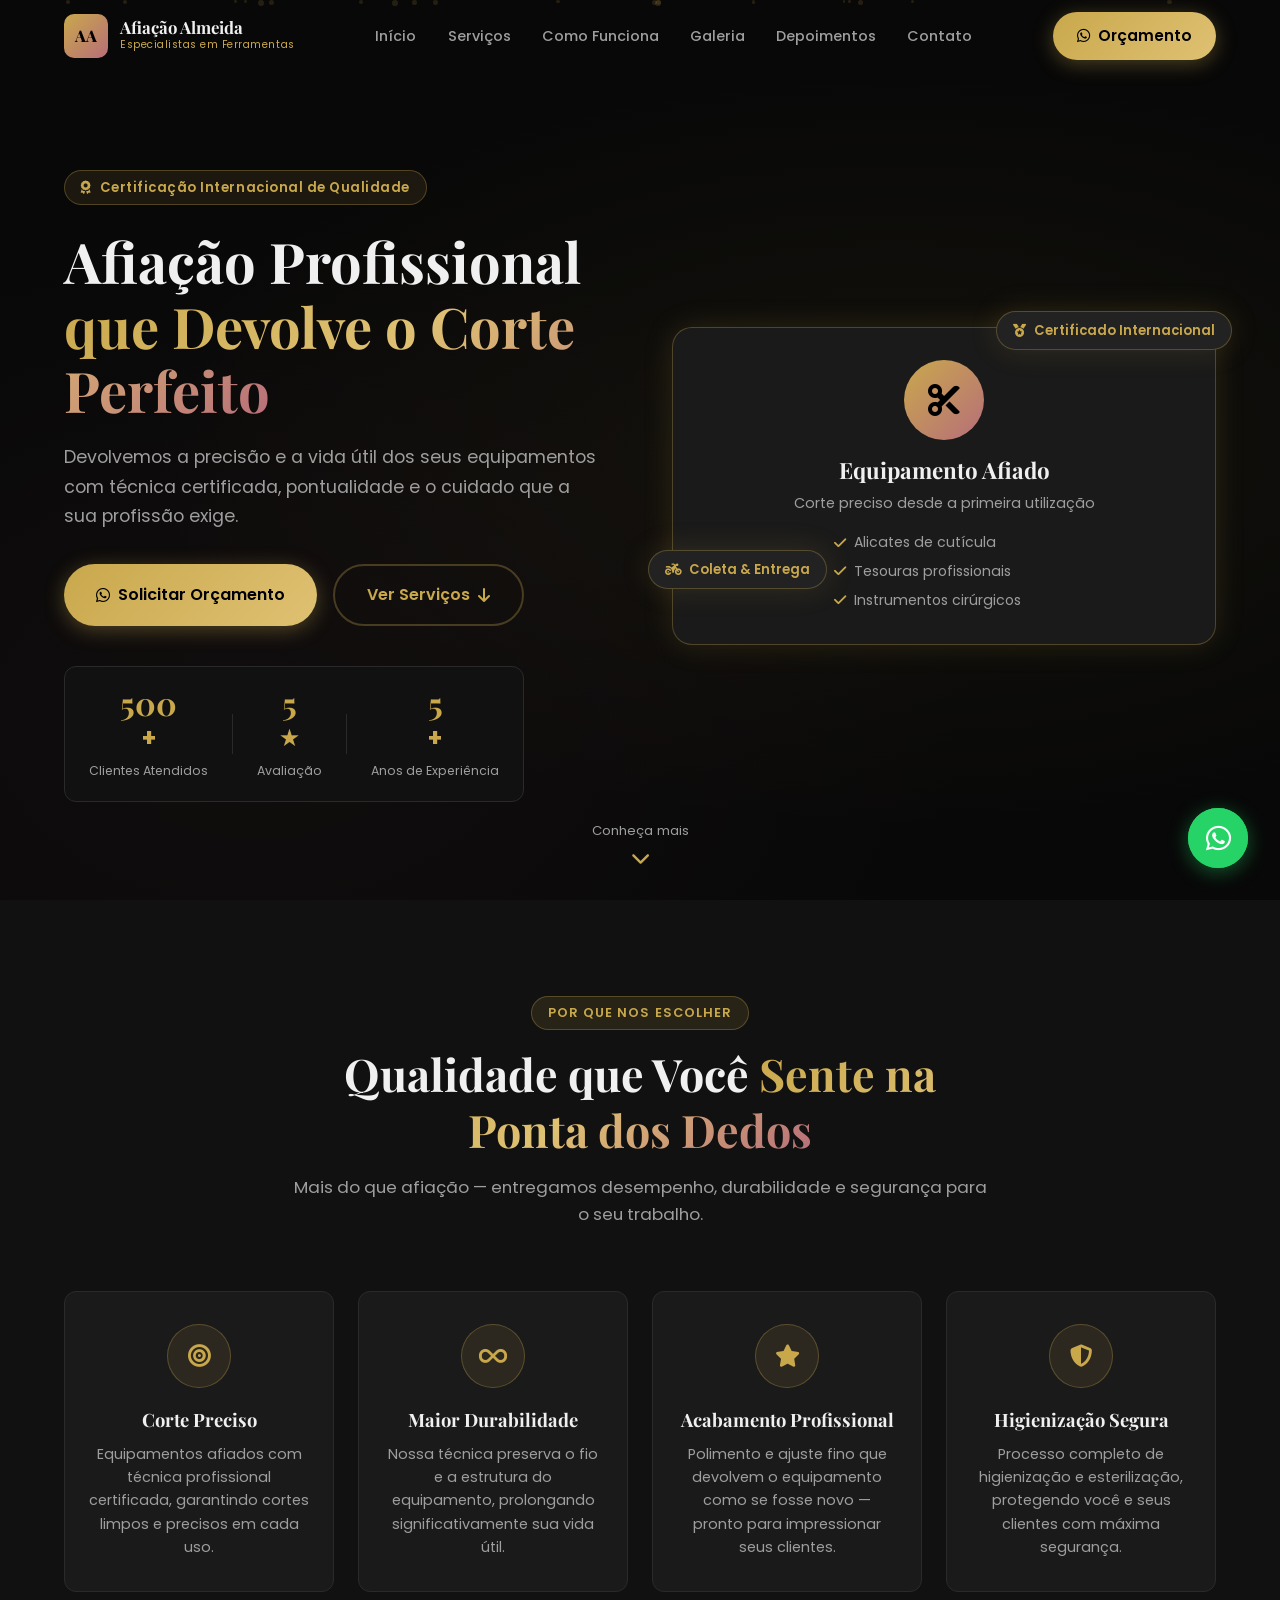
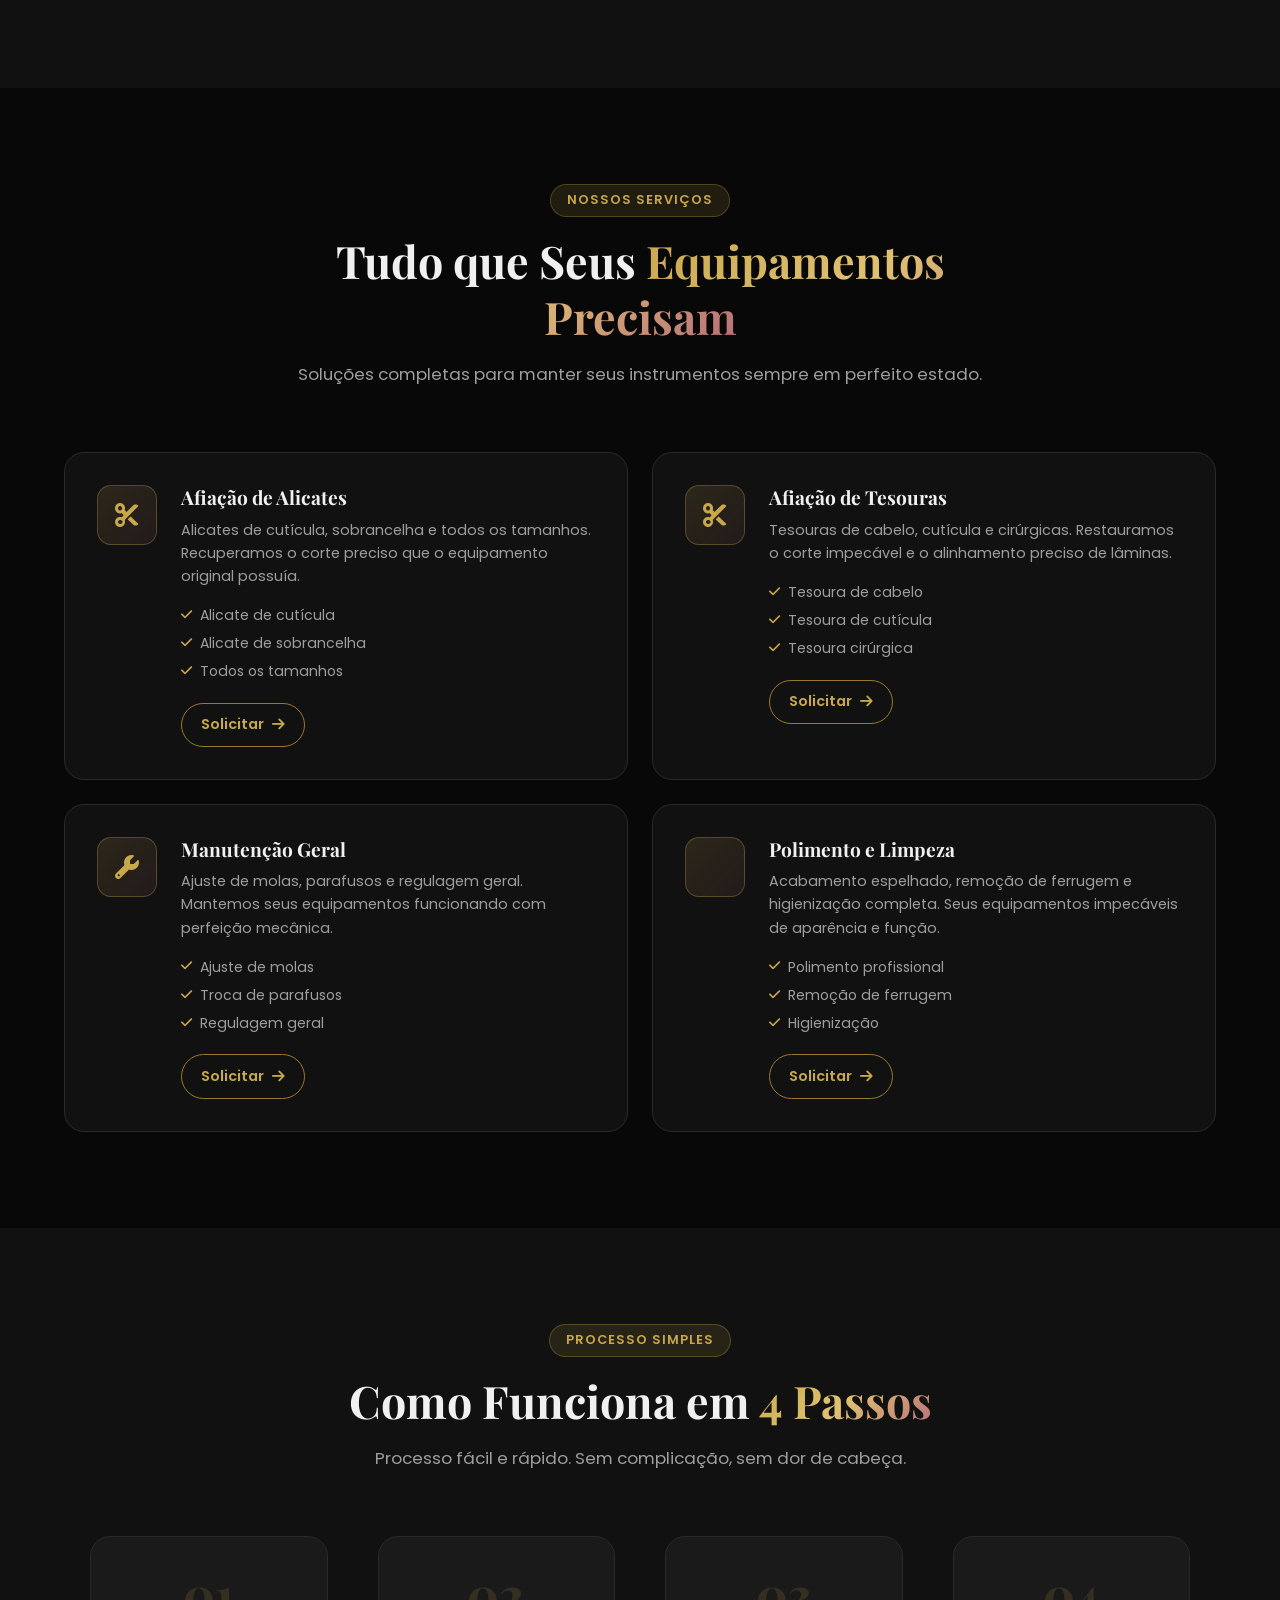
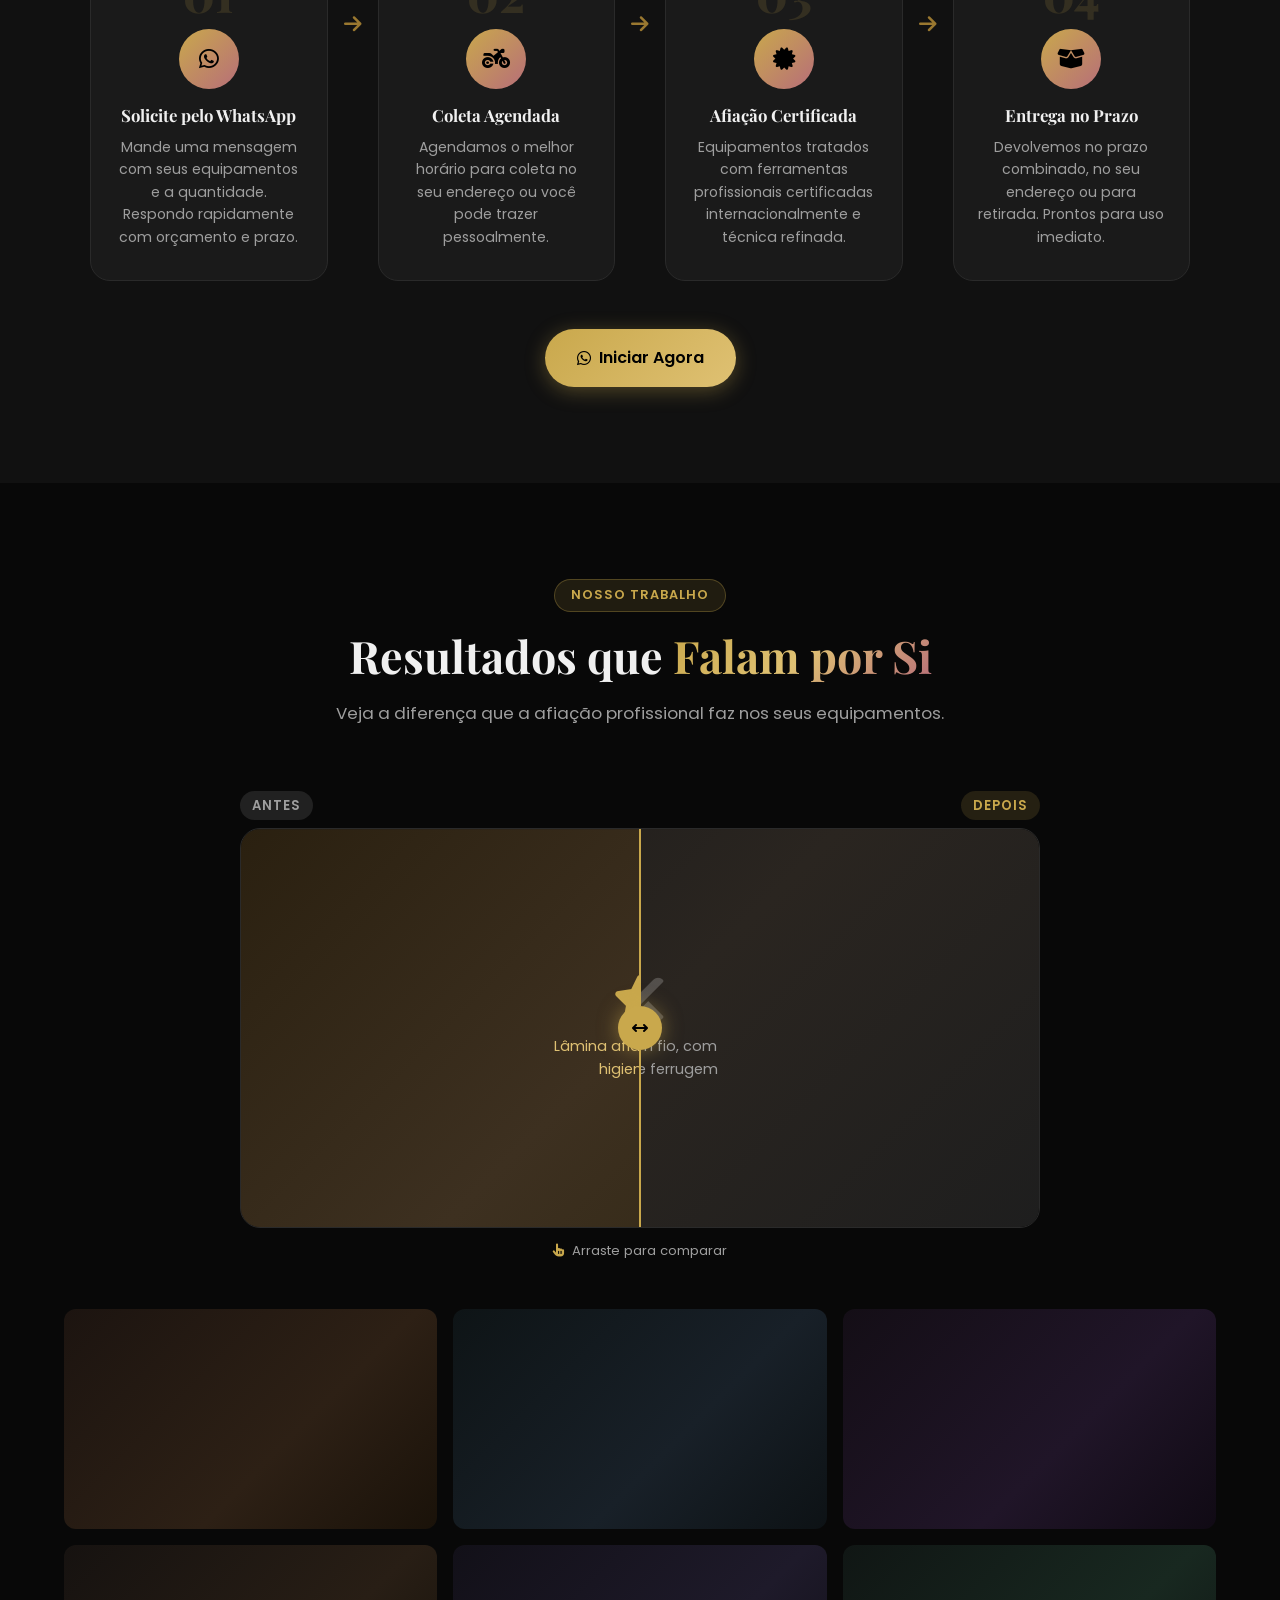
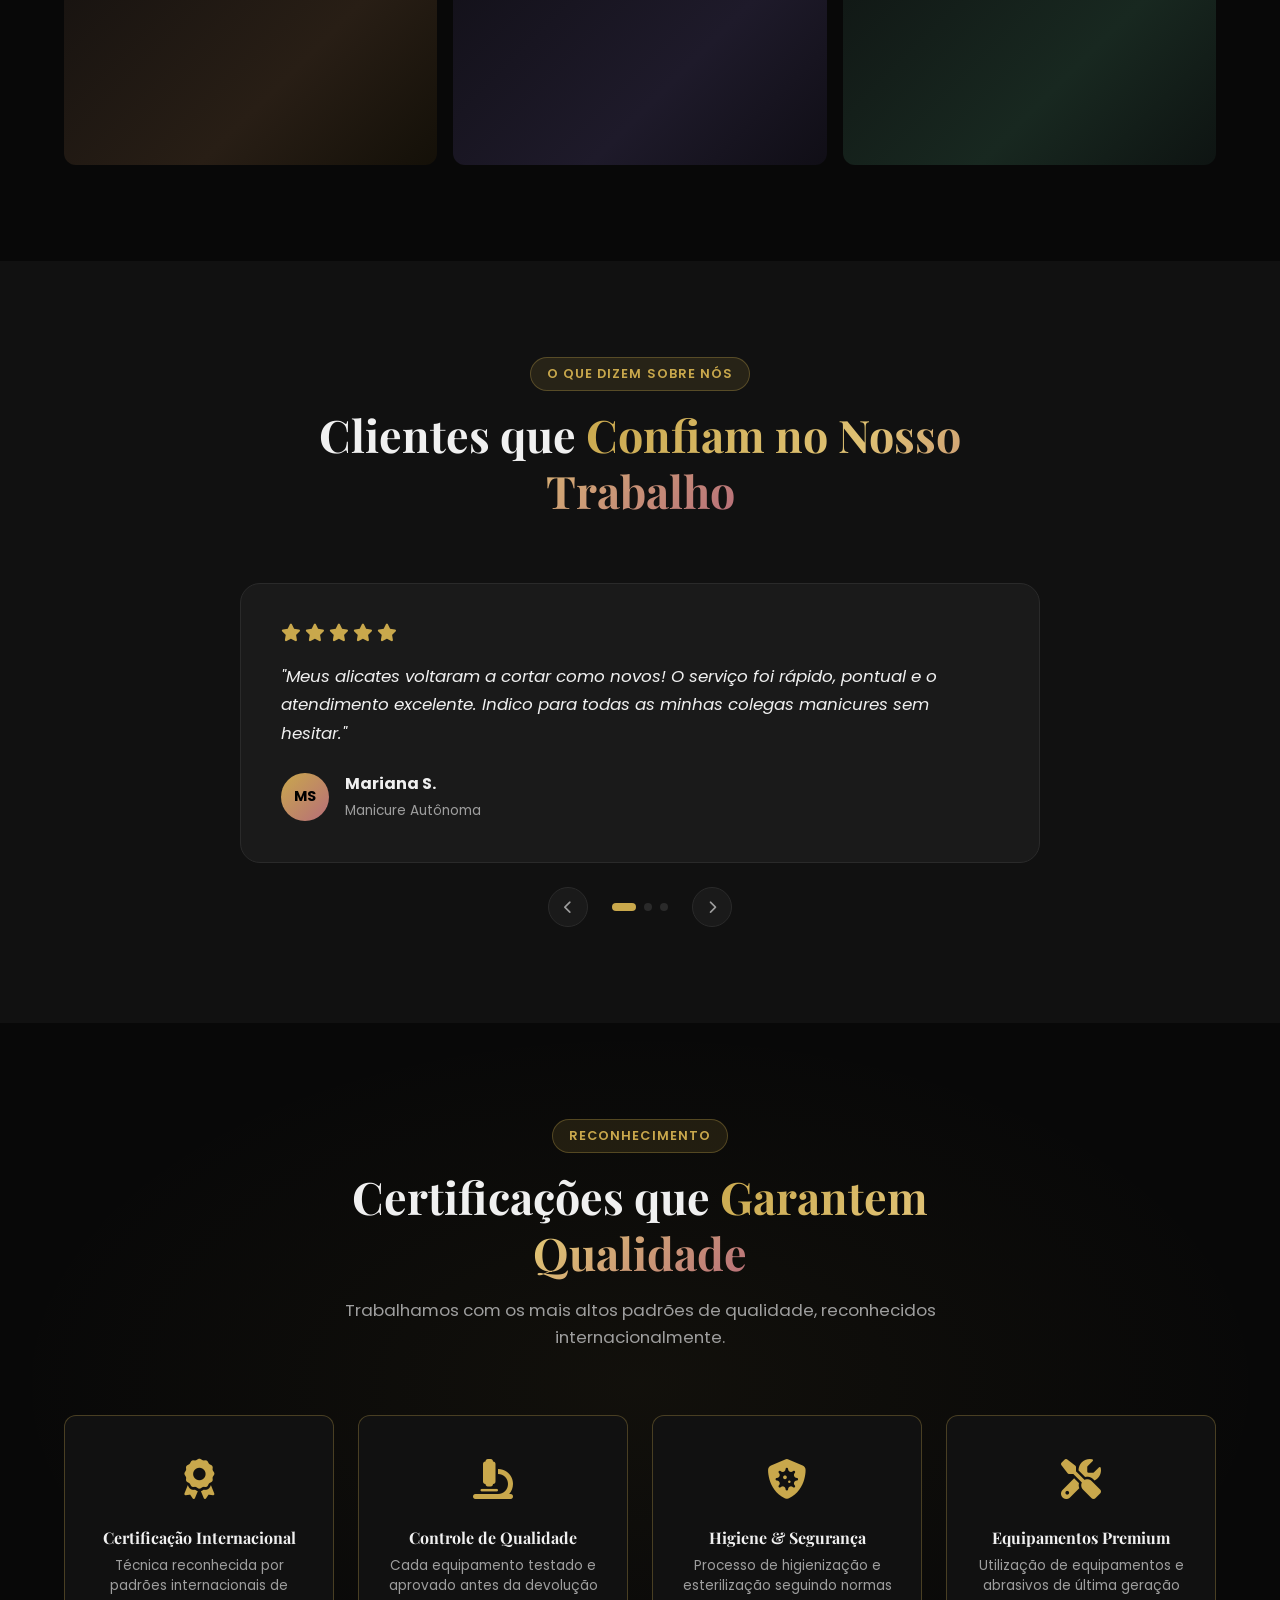
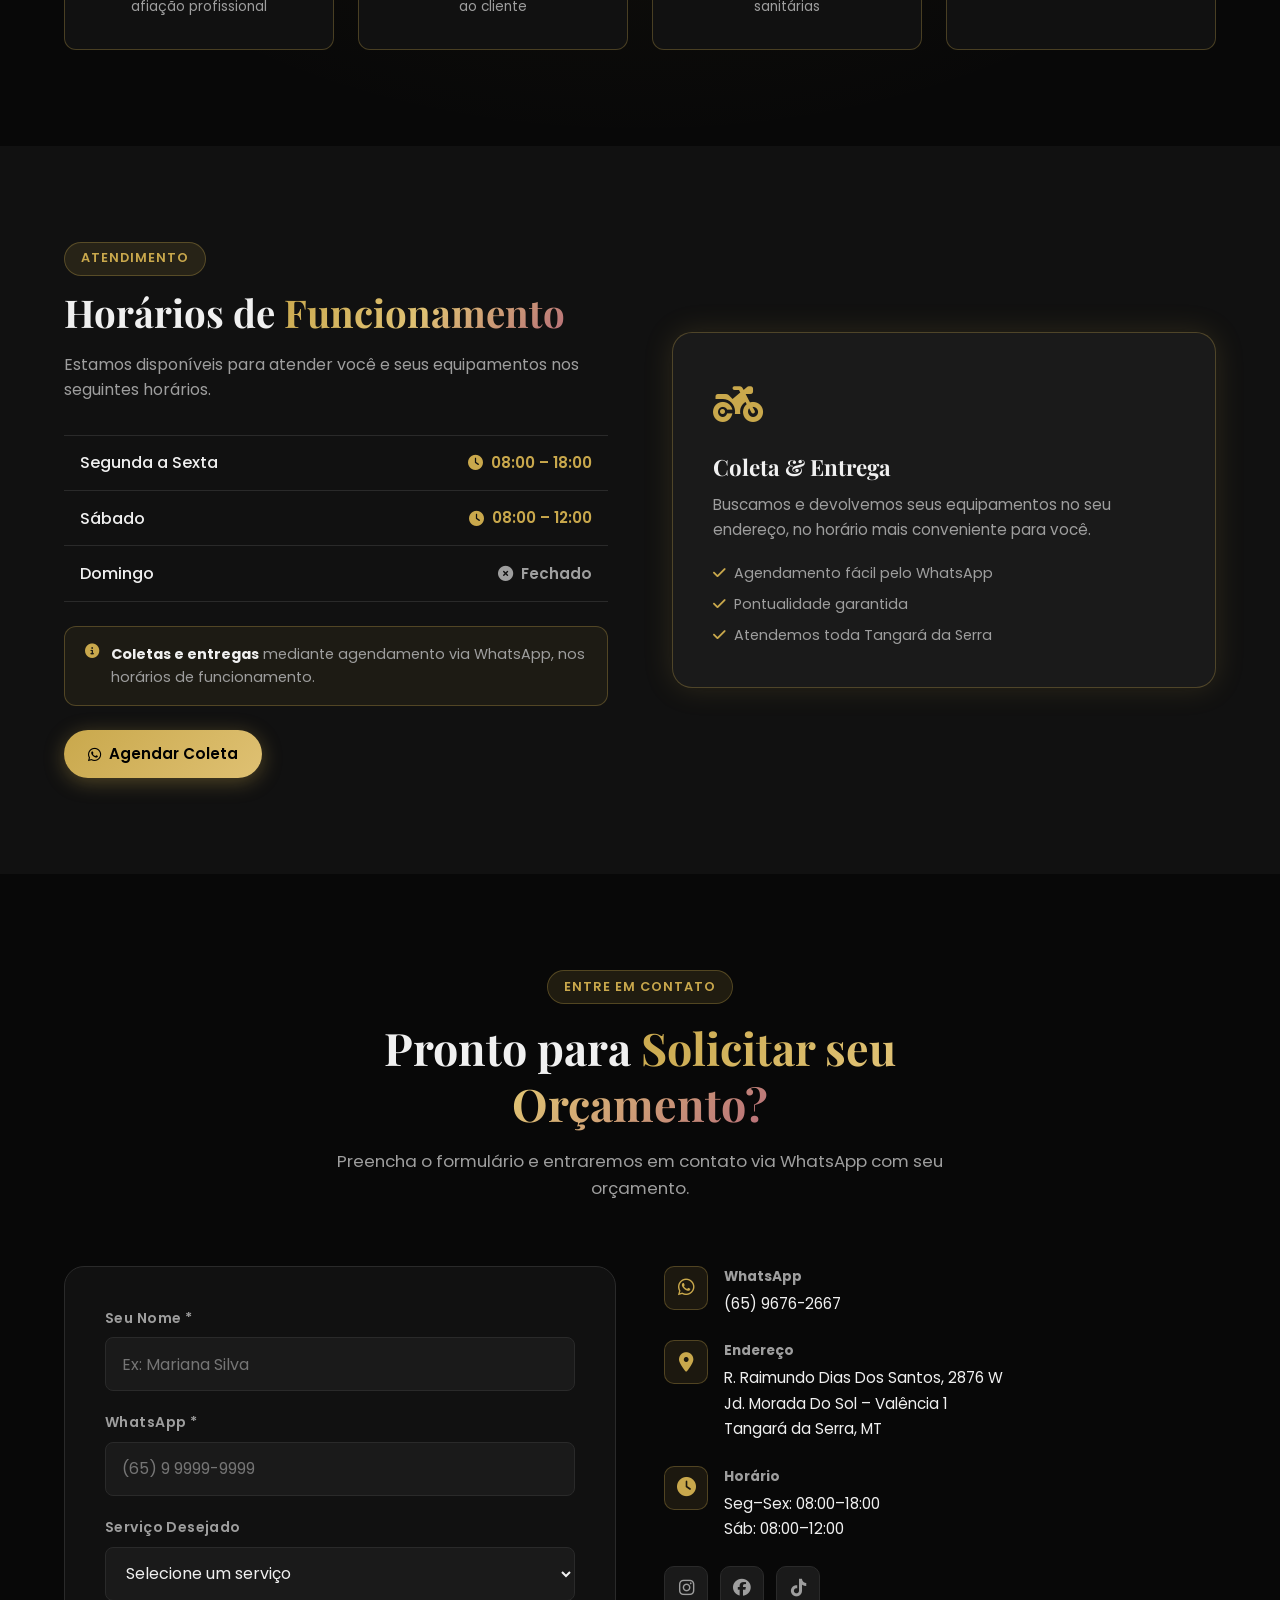
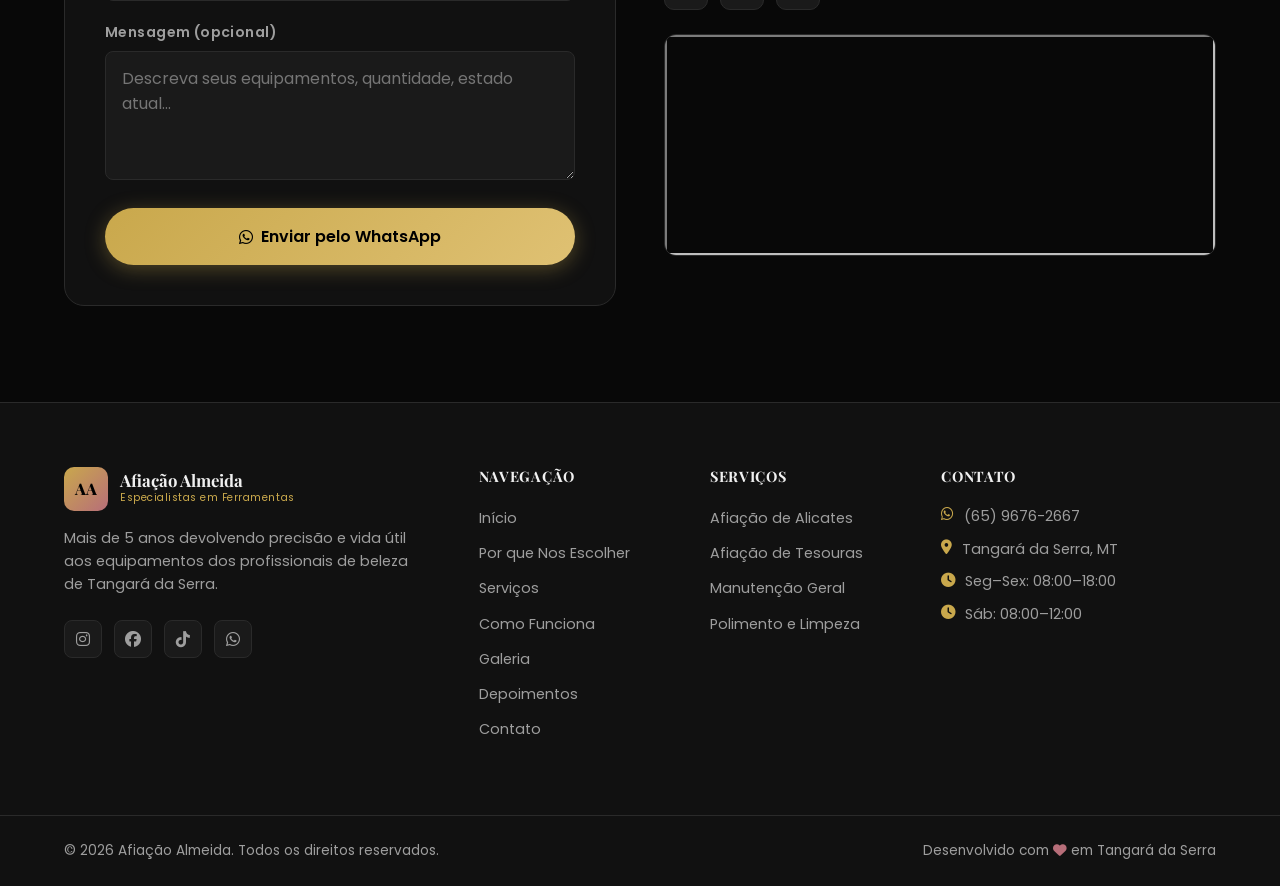
<file: v3/index.html>
<!DOCTYPE html>
<html lang="pt-BR">
<head>
  <meta charset="UTF-8">
  <meta name="viewport" content="width=device-width, initial-scale=1.0">
  <meta name="description" content="Afiação Almeida – Afiação profissional de alicates, tesouras e equipamentos de manicure em Tangará da Serra, MT. Certificação internacional, coleta e entrega.">
  <meta name="keywords" content="afiação alicates, afiação tesouras, manicure, Tangará da Serra, Mato Grosso">
  <meta property="og:title" content="Afiação Almeida – Corte Preciso, Resultado Profissional">
  <meta property="og:description" content="Afiação profissional de equipamentos de manicure com certificação internacional. Coleta e entrega em Tangará da Serra.">
  <meta property="og:type" content="website">
  <title>Afiação Almeida – Corte Preciso, Resultado Profissional</title>
  <link rel="preconnect" href="https://fonts.googleapis.com">
  <link rel="preconnect" href="https://fonts.gstatic.com" crossorigin>
  <link href="https://fonts.googleapis.com/css2?family=Playfair+Display:wght@400;500;600;700;800&family=Poppins:wght@300;400;500;600;700&display=swap" rel="stylesheet">
  <link rel="stylesheet" href="https://cdnjs.cloudflare.com/ajax/libs/font-awesome/6.5.0/css/all.min.css">
  <link rel="stylesheet" href="assets/css/style.css">
</head>
<body>

<!-- ===== NAVEGAÇÃO ===== -->
<nav class="navbar" id="navbar">
  <div class="container nav-container">
    <a href="#home" class="nav-logo">
      <div class="logo-icon">AA</div>
      <div class="logo-text">
        <span class="logo-name">Afiação Almeida</span>
        <span class="logo-tagline">Especialistas em Ferramentas</span>
      </div>
    </a>
    <ul class="nav-links" id="navLinks">
      <li><a href="#home" class="nav-link">Início</a></li>
      <li><a href="#servicos" class="nav-link">Serviços</a></li>
      <li><a href="#como-funciona" class="nav-link">Como Funciona</a></li>
      <li><a href="#galeria" class="nav-link">Galeria</a></li>
      <li><a href="#depoimentos" class="nav-link">Depoimentos</a></li>
      <li><a href="#contato" class="nav-link">Contato</a></li>
    </ul>
    <a href="https://wa.me/5565967626677?text=Olá!%20Gostaria%20de%20solicitar%20um%20orçamento%20de%20afiação." target="_blank" class="btn btn-gold nav-cta">
      <i class="fab fa-whatsapp"></i> Orçamento
    </a>
    <button class="hamburger" id="hamburger" aria-label="Abrir menu">
      <span></span><span></span><span></span>
    </button>
  </div>
</nav>

<!-- ===== HERO ===== -->
<section class="hero" id="home">
  <div class="hero-particles" id="heroParticles"></div>
  <div class="container hero-container">
    <div class="hero-content animate-on-scroll">
      <div class="hero-cert-badge">
        <i class="fas fa-award"></i>
        <span>Certificação Internacional de Qualidade</span>
      </div>
      <h1 class="hero-title">
        Afiação Profissional<br>
        <span class="text-gradient">que Devolve o Corte Perfeito</span>
      </h1>
      <p class="hero-subtitle">
        Devolvemos a precisão e a vida útil dos seus equipamentos com técnica certificada,
        pontualidade e o cuidado que a sua profissão exige.
      </p>
      <div class="hero-ctas">
        <a href="https://wa.me/5565967626677?text=Olá!%20Gostaria%20de%20solicitar%20um%20orçamento%20de%20afiação." target="_blank" class="btn btn-gold btn-lg">
          <i class="fab fa-whatsapp"></i> Solicitar Orçamento
        </a>
        <a href="#servicos" class="btn btn-outline btn-lg">
          Ver Serviços <i class="fas fa-arrow-down"></i>
        </a>
      </div>
      <div class="hero-stats">
        <div class="hero-stat">
          <span class="stat-number" data-target="500">0</span><span class="stat-plus">+</span>
          <span class="stat-label">Clientes Atendidos</span>
        </div>
        <div class="hero-stat-divider"></div>
        <div class="hero-stat">
          <span class="stat-number">5</span><span class="stat-plus">★</span>
          <span class="stat-label">Avaliação</span>
        </div>
        <div class="hero-stat-divider"></div>
        <div class="hero-stat">
          <span class="stat-number" data-target="5">0</span><span class="stat-plus">+</span>
          <span class="stat-label">Anos de Experiência</span>
        </div>
      </div>
    </div>
    <div class="hero-visual animate-on-scroll delay-200">
      <div class="hero-card-main">
        <div class="hero-tool-icon">
          <i class="fas fa-cut"></i>
        </div>
        <h3>Equipamento Afiado</h3>
        <p>Corte preciso desde a primeira utilização</p>
        <div class="hero-check-list">
          <span><i class="fas fa-check"></i> Alicates de cutícula</span>
          <span><i class="fas fa-check"></i> Tesouras profissionais</span>
          <span><i class="fas fa-check"></i> Instrumentos cirúrgicos</span>
        </div>
      </div>
      <div class="hero-card-badge">
        <i class="fas fa-medal"></i>
        <span>Certificado Internacional</span>
      </div>
      <div class="hero-card-small">
        <i class="fas fa-motorcycle"></i>
        <span>Coleta &amp; Entrega</span>
      </div>
    </div>
  </div>
  <a href="#beneficios" class="hero-scroll-indicator">
    <span>Conheça mais</span>
    <i class="fas fa-chevron-down"></i>
  </a>
</section>

<!-- ===== POR QUE NOS ESCOLHER ===== -->
<section class="section section-dark" id="beneficios">
  <div class="container">
    <div class="section-header animate-on-scroll">
      <span class="section-tag">Por Que Nos Escolher</span>
      <h2>Qualidade que Você <span class="text-gradient">Sente na Ponta dos Dedos</span></h2>
      <p>Mais do que afiação — entregamos desempenho, durabilidade e segurança para o seu trabalho.</p>
    </div>
    <div class="benefits-grid">
      <div class="benefit-card animate-on-scroll">
        <div class="benefit-icon">
          <i class="fas fa-bullseye"></i>
        </div>
        <h3>Corte Preciso</h3>
        <p>Equipamentos afiados com técnica profissional certificada, garantindo cortes limpos e precisos em cada uso.</p>
      </div>
      <div class="benefit-card animate-on-scroll delay-100">
        <div class="benefit-icon">
          <i class="fas fa-infinity"></i>
        </div>
        <h3>Maior Durabilidade</h3>
        <p>Nossa técnica preserva o fio e a estrutura do equipamento, prolongando significativamente sua vida útil.</p>
      </div>
      <div class="benefit-card animate-on-scroll delay-200">
        <div class="benefit-icon">
          <i class="fas fa-star"></i>
        </div>
        <h3>Acabamento Profissional</h3>
        <p>Polimento e ajuste fino que devolvem o equipamento como se fosse novo — pronto para impressionar seus clientes.</p>
      </div>
      <div class="benefit-card animate-on-scroll delay-300">
        <div class="benefit-icon">
          <i class="fas fa-shield-halved"></i>
        </div>
        <h3>Higienização Segura</h3>
        <p>Processo completo de higienização e esterilização, protegendo você e seus clientes com máxima segurança.</p>
      </div>
    </div>
  </div>
</section>

<!-- ===== SERVIÇOS ===== -->
<section class="section" id="servicos">
  <div class="container">
    <div class="section-header animate-on-scroll">
      <span class="section-tag">Nossos Serviços</span>
      <h2>Tudo que Seus <span class="text-gradient">Equipamentos Precisam</span></h2>
      <p>Soluções completas para manter seus instrumentos sempre em perfeito estado.</p>
    </div>
    <div class="services-grid">
      <div class="service-card animate-on-scroll">
        <div class="service-icon">
          <i class="fas fa-cut"></i>
        </div>
        <div class="service-content">
          <h3>Afiação de Alicates</h3>
          <p>Alicates de cutícula, sobrancelha e todos os tamanhos. Recuperamos o corte preciso que o equipamento original possuía.</p>
          <ul class="service-list">
            <li><i class="fas fa-check"></i> Alicate de cutícula</li>
            <li><i class="fas fa-check"></i> Alicate de sobrancelha</li>
            <li><i class="fas fa-check"></i> Todos os tamanhos</li>
          </ul>
          <a href="https://wa.me/5565967626677?text=Olá!%20Preciso%20de%20afiação%20de%20alicates." target="_blank" class="btn btn-gold-outline">
            Solicitar <i class="fas fa-arrow-right"></i>
          </a>
        </div>
      </div>
      <div class="service-card animate-on-scroll delay-100">
        <div class="service-icon">
          <i class="fas fa-scissors"></i>
        </div>
        <div class="service-content">
          <h3>Afiação de Tesouras</h3>
          <p>Tesouras de cabelo, cutícula e cirúrgicas. Restauramos o corte impecável e o alinhamento preciso de lâminas.</p>
          <ul class="service-list">
            <li><i class="fas fa-check"></i> Tesoura de cabelo</li>
            <li><i class="fas fa-check"></i> Tesoura de cutícula</li>
            <li><i class="fas fa-check"></i> Tesoura cirúrgica</li>
          </ul>
          <a href="https://wa.me/5565967626677?text=Olá!%20Preciso%20de%20afiação%20de%20tesouras." target="_blank" class="btn btn-gold-outline">
            Solicitar <i class="fas fa-arrow-right"></i>
          </a>
        </div>
      </div>
      <div class="service-card animate-on-scroll delay-200">
        <div class="service-icon">
          <i class="fas fa-wrench"></i>
        </div>
        <div class="service-content">
          <h3>Manutenção Geral</h3>
          <p>Ajuste de molas, parafusos e regulagem geral. Mantemos seus equipamentos funcionando com perfeição mecânica.</p>
          <ul class="service-list">
            <li><i class="fas fa-check"></i> Ajuste de molas</li>
            <li><i class="fas fa-check"></i> Troca de parafusos</li>
            <li><i class="fas fa-check"></i> Regulagem geral</li>
          </ul>
          <a href="https://wa.me/5565967626677?text=Olá!%20Preciso%20de%20manutenção%20de%20equipamentos." target="_blank" class="btn btn-gold-outline">
            Solicitar <i class="fas fa-arrow-right"></i>
          </a>
        </div>
      </div>
      <div class="service-card animate-on-scroll delay-300">
        <div class="service-icon">
          <i class="fas fa-sparkles"></i>
        </div>
        <div class="service-content">
          <h3>Polimento e Limpeza</h3>
          <p>Acabamento espelhado, remoção de ferrugem e higienização completa. Seus equipamentos impecáveis de aparência e função.</p>
          <ul class="service-list">
            <li><i class="fas fa-check"></i> Polimento profissional</li>
            <li><i class="fas fa-check"></i> Remoção de ferrugem</li>
            <li><i class="fas fa-check"></i> Higienização</li>
          </ul>
          <a href="https://wa.me/5565967626677?text=Olá!%20Preciso%20de%20polimento%20e%20limpeza%20de%20equipamentos." target="_blank" class="btn btn-gold-outline">
            Solicitar <i class="fas fa-arrow-right"></i>
          </a>
        </div>
      </div>
    </div>
  </div>
</section>

<!-- ===== COMO FUNCIONA ===== -->
<section class="section section-dark" id="como-funciona">
  <div class="container">
    <div class="section-header animate-on-scroll">
      <span class="section-tag">Processo Simples</span>
      <h2>Como Funciona em <span class="text-gradient">4 Passos</span></h2>
      <p>Processo fácil e rápido. Sem complicação, sem dor de cabeça.</p>
    </div>
    <div class="steps-container">
      <div class="step animate-on-scroll">
        <div class="step-number">01</div>
        <div class="step-icon"><i class="fab fa-whatsapp"></i></div>
        <h3>Solicite pelo WhatsApp</h3>
        <p>Mande uma mensagem com seus equipamentos e a quantidade. Respondo rapidamente com orçamento e prazo.</p>
      </div>
      <div class="step-arrow"><i class="fas fa-arrow-right"></i></div>
      <div class="step animate-on-scroll delay-100">
        <div class="step-number">02</div>
        <div class="step-icon"><i class="fas fa-motorcycle"></i></div>
        <h3>Coleta Agendada</h3>
        <p>Agendamos o melhor horário para coleta no seu endereço ou você pode trazer pessoalmente.</p>
      </div>
      <div class="step-arrow"><i class="fas fa-arrow-right"></i></div>
      <div class="step animate-on-scroll delay-200">
        <div class="step-number">03</div>
        <div class="step-icon"><i class="fas fa-certificate"></i></div>
        <h3>Afiação Certificada</h3>
        <p>Equipamentos tratados com ferramentas profissionais certificadas internacionalmente e técnica refinada.</p>
      </div>
      <div class="step-arrow"><i class="fas fa-arrow-right"></i></div>
      <div class="step animate-on-scroll delay-300">
        <div class="step-number">04</div>
        <div class="step-icon"><i class="fas fa-box-open"></i></div>
        <h3>Entrega no Prazo</h3>
        <p>Devolvemos no prazo combinado, no seu endereço ou para retirada. Prontos para uso imediato.</p>
      </div>
    </div>
    <div class="steps-cta animate-on-scroll">
      <a href="https://wa.me/5565967626677?text=Olá!%20Gostaria%20de%20iniciar%20o%20processo%20de%20afiação." target="_blank" class="btn btn-gold btn-lg">
        <i class="fab fa-whatsapp"></i> Iniciar Agora
      </a>
    </div>
  </div>
</section>

<!-- ===== GALERIA ===== -->
<section class="section" id="galeria">
  <div class="container">
    <div class="section-header animate-on-scroll">
      <span class="section-tag">Nosso Trabalho</span>
      <h2>Resultados que <span class="text-gradient">Falam por Si</span></h2>
      <p>Veja a diferença que a afiação profissional faz nos seus equipamentos.</p>
    </div>

    <!-- Before/After Slider -->
    <div class="comparison-wrapper animate-on-scroll">
      <div class="comparison-label"><span class="label-before">Antes</span><span class="label-after">Depois</span></div>
      <div class="comparison-slider" id="comparisonSlider">
        <div class="comparison-before">
          <div class="comparison-img img-before">
            <div class="comparison-overlay">
              <i class="fas fa-cut"></i>
              <p>Lâmina sem fio, com manchas e ferrugem</p>
            </div>
          </div>
        </div>
        <div class="comparison-after">
          <div class="comparison-img img-after">
            <div class="comparison-overlay after-overlay">
              <i class="fas fa-star"></i>
              <p>Lâmina afiada, polida e higienizada</p>
            </div>
          </div>
        </div>
        <div class="comparison-handle" id="comparisonHandle">
          <div class="handle-line"></div>
          <div class="handle-button">
            <i class="fas fa-arrows-left-right"></i>
          </div>
          <div class="handle-line"></div>
        </div>
      </div>
      <p class="comparison-hint"><i class="fas fa-hand-pointer"></i> Arraste para comparar</p>
    </div>

    <!-- Gallery Grid -->
    <div class="gallery-grid">
      <div class="gallery-item animate-on-scroll" data-title="Alicate de Cutícula Recuperado">
        <div class="gallery-img gallery-img-1">
          <div class="gallery-overlay">
            <i class="fas fa-search-plus"></i>
            <span>Alicate de Cutícula</span>
          </div>
        </div>
      </div>
      <div class="gallery-item animate-on-scroll delay-100" data-title="Tesoura de Cabelo Afiada">
        <div class="gallery-img gallery-img-2">
          <div class="gallery-overlay">
            <i class="fas fa-search-plus"></i>
            <span>Tesoura de Cabelo</span>
          </div>
        </div>
      </div>
      <div class="gallery-item animate-on-scroll delay-200" data-title="Tesoura de Cutícula Polida">
        <div class="gallery-img gallery-img-3">
          <div class="gallery-overlay">
            <i class="fas fa-search-plus"></i>
            <span>Tesoura de Cutícula</span>
          </div>
        </div>
      </div>
      <div class="gallery-item animate-on-scroll delay-100" data-title="Conjunto Completo Higienizado">
        <div class="gallery-img gallery-img-4">
          <div class="gallery-overlay">
            <i class="fas fa-search-plus"></i>
            <span>Conjunto Completo</span>
          </div>
        </div>
      </div>
      <div class="gallery-item animate-on-scroll delay-200" data-title="Alicate de Sobrancelha">
        <div class="gallery-img gallery-img-5">
          <div class="gallery-overlay">
            <i class="fas fa-search-plus"></i>
            <span>Alicate de Sobrancelha</span>
          </div>
        </div>
      </div>
      <div class="gallery-item animate-on-scroll delay-300" data-title="Equipamentos Prontos para Entrega">
        <div class="gallery-img gallery-img-6">
          <div class="gallery-overlay">
            <i class="fas fa-search-plus"></i>
            <span>Prontos para Entrega</span>
          </div>
        </div>
      </div>
    </div>
  </div>
</section>

<!-- Modal da Galeria -->
<div class="gallery-modal" id="galleryModal">
  <button class="modal-close" id="modalClose"><i class="fas fa-times"></i></button>
  <div class="modal-content">
    <div class="modal-img" id="modalImg"></div>
    <p class="modal-title" id="modalTitle"></p>
  </div>
</div>

<!-- ===== DEPOIMENTOS ===== -->
<section class="section section-dark" id="depoimentos">
  <div class="container">
    <div class="section-header animate-on-scroll">
      <span class="section-tag">O que Dizem Sobre Nós</span>
      <h2>Clientes que <span class="text-gradient">Confiam no Nosso Trabalho</span></h2>
    </div>
    <div class="testimonials-wrapper">
      <div class="testimonials-slider" id="testimonialsSlider">
        <div class="testimonial-card">
          <div class="testimonial-stars">
            <i class="fas fa-star"></i><i class="fas fa-star"></i><i class="fas fa-star"></i><i class="fas fa-star"></i><i class="fas fa-star"></i>
          </div>
          <p class="testimonial-text">"Meus alicates voltaram a cortar como novos! O serviço foi rápido, pontual e o atendimento excelente. Indico para todas as minhas colegas manicures sem hesitar."</p>
          <div class="testimonial-author">
            <div class="author-avatar">MS</div>
            <div class="author-info">
              <strong>Mariana S.</strong>
              <span>Manicure Autônoma</span>
            </div>
          </div>
        </div>
        <div class="testimonial-card">
          <div class="testimonial-stars">
            <i class="fas fa-star"></i><i class="fas fa-star"></i><i class="fas fa-star"></i><i class="fas fa-star"></i><i class="fas fa-star"></i>
          </div>
          <p class="testimonial-text">"Trabalho em salão há 8 anos e nunca tinha visto um serviço tão bem-feito. As tesouras ficaram impecáveis — meus clientes até notaram a diferença no corte!"</p>
          <div class="testimonial-author">
            <div class="author-avatar">JR</div>
            <div class="author-info">
              <strong>Juliana R.</strong>
              <span>Cabeleireira – Salão Espaço Glam</span>
            </div>
          </div>
        </div>
        <div class="testimonial-card">
          <div class="testimonial-stars">
            <i class="fas fa-star"></i><i class="fas fa-star"></i><i class="fas fa-star"></i><i class="fas fa-star"></i><i class="fas fa-star"></i>
          </div>
          <p class="testimonial-text">"Super prático! Ele coleta em casa, faz todo o serviço e devolve no prazo. Preço justo e qualidade impecável. Virei cliente fiel há mais de 3 anos."</p>
          <div class="testimonial-author">
            <div class="author-avatar">AP</div>
            <div class="author-info">
              <strong>Ana Paula M.</strong>
              <span>Proprietária – Studio Beauty</span>
            </div>
          </div>
        </div>
      </div>
      <div class="testimonials-controls">
        <button class="testimonial-btn" id="prevTestimonial"><i class="fas fa-chevron-left"></i></button>
        <div class="testimonial-dots" id="testimonialDots">
          <span class="dot active"></span>
          <span class="dot"></span>
          <span class="dot"></span>
        </div>
        <button class="testimonial-btn" id="nextTestimonial"><i class="fas fa-chevron-right"></i></button>
      </div>
    </div>
  </div>
</section>

<!-- ===== CERTIFICAÇÕES ===== -->
<section class="section certifications-section" id="certificacoes">
  <div class="container">
    <div class="section-header animate-on-scroll">
      <span class="section-tag">Reconhecimento</span>
      <h2>Certificações que <span class="text-gradient">Garantem Qualidade</span></h2>
      <p>Trabalhamos com os mais altos padrões de qualidade, reconhecidos internacionalmente.</p>
    </div>
    <div class="certifications-grid">
      <div class="cert-card animate-on-scroll">
        <div class="cert-icon"><i class="fas fa-award"></i></div>
        <h4>Certificação Internacional</h4>
        <p>Técnica reconhecida por padrões internacionais de afiação profissional</p>
      </div>
      <div class="cert-card animate-on-scroll delay-100">
        <div class="cert-icon"><i class="fas fa-microscope"></i></div>
        <h4>Controle de Qualidade</h4>
        <p>Cada equipamento testado e aprovado antes da devolução ao cliente</p>
      </div>
      <div class="cert-card animate-on-scroll delay-200">
        <div class="cert-icon"><i class="fas fa-shield-virus"></i></div>
        <h4>Higiene &amp; Segurança</h4>
        <p>Processo de higienização e esterilização seguindo normas sanitárias</p>
      </div>
      <div class="cert-card animate-on-scroll delay-300">
        <div class="cert-icon"><i class="fas fa-tools"></i></div>
        <h4>Equipamentos Premium</h4>
        <p>Utilização de equipamentos e abrasivos de última geração</p>
      </div>
    </div>
  </div>
</section>

<!-- ===== HORÁRIOS ===== -->
<section class="section section-dark" id="horarios">
  <div class="container">
    <div class="hours-wrapper">
      <div class="hours-content animate-on-scroll">
        <span class="section-tag">Atendimento</span>
        <h2>Horários de <span class="text-gradient">Funcionamento</span></h2>
        <p>Estamos disponíveis para atender você e seus equipamentos nos seguintes horários.</p>
        <div class="hours-table">
          <div class="hours-row">
            <span class="hours-day">Segunda a Sexta</span>
            <span class="hours-time"><i class="fas fa-clock"></i> 08:00 – 18:00</span>
          </div>
          <div class="hours-row">
            <span class="hours-day">Sábado</span>
            <span class="hours-time"><i class="fas fa-clock"></i> 08:00 – 12:00</span>
          </div>
          <div class="hours-row closed">
            <span class="hours-day">Domingo</span>
            <span class="hours-time closed-label"><i class="fas fa-times-circle"></i> Fechado</span>
          </div>
        </div>
        <div class="hours-note">
          <i class="fas fa-info-circle"></i>
          <p><strong>Coletas e entregas</strong> mediante agendamento via WhatsApp, nos horários de funcionamento.</p>
        </div>
        <a href="https://wa.me/5565967626677?text=Olá!%20Gostaria%20de%20agendar%20uma%20coleta." target="_blank" class="btn btn-gold">
          <i class="fab fa-whatsapp"></i> Agendar Coleta
        </a>
      </div>
      <div class="hours-visual animate-on-scroll delay-200">
        <div class="hours-card">
          <div class="hours-card-icon"><i class="fas fa-motorcycle"></i></div>
          <h3>Coleta &amp; Entrega</h3>
          <p>Buscamos e devolvemos seus equipamentos no seu endereço, no horário mais conveniente para você.</p>
          <ul>
            <li><i class="fas fa-check"></i> Agendamento fácil pelo WhatsApp</li>
            <li><i class="fas fa-check"></i> Pontualidade garantida</li>
            <li><i class="fas fa-check"></i> Atendemos toda Tangará da Serra</li>
          </ul>
        </div>
      </div>
    </div>
  </div>
</section>

<!-- ===== CONTATO ===== -->
<section class="section" id="contato">
  <div class="container">
    <div class="section-header animate-on-scroll">
      <span class="section-tag">Entre em Contato</span>
      <h2>Pronto para <span class="text-gradient">Solicitar seu Orçamento?</span></h2>
      <p>Preencha o formulário e entraremos em contato via WhatsApp com seu orçamento.</p>
    </div>
    <div class="contact-wrapper">
      <div class="contact-form-wrapper animate-on-scroll">
        <form class="contact-form" id="contactForm">
          <div class="form-group">
            <label for="nome">Seu Nome *</label>
            <input type="text" id="nome" name="nome" placeholder="Ex: Mariana Silva" required>
          </div>
          <div class="form-group">
            <label for="telefone">WhatsApp *</label>
            <input type="tel" id="telefone" name="telefone" placeholder="(65) 9 9999-9999" required>
          </div>
          <div class="form-group">
            <label for="servico">Serviço Desejado</label>
            <select id="servico" name="servico">
              <option value="">Selecione um serviço</option>
              <option value="Afiação de Alicates">Afiação de Alicates</option>
              <option value="Afiação de Tesouras">Afiação de Tesouras</option>
              <option value="Manutenção Geral">Manutenção Geral</option>
              <option value="Polimento e Limpeza">Polimento e Limpeza</option>
              <option value="Combo (Afiação + Polimento)">Combo (Afiação + Polimento)</option>
              <option value="Outros">Outros</option>
            </select>
          </div>
          <div class="form-group">
            <label for="mensagem">Mensagem (opcional)</label>
            <textarea id="mensagem" name="mensagem" rows="4" placeholder="Descreva seus equipamentos, quantidade, estado atual..."></textarea>
          </div>
          <button type="submit" class="btn btn-gold btn-lg btn-full">
            <i class="fab fa-whatsapp"></i> Enviar pelo WhatsApp
          </button>
        </form>
      </div>
      <div class="contact-info animate-on-scroll delay-200">
        <div class="contact-item">
          <div class="contact-icon"><i class="fab fa-whatsapp"></i></div>
          <div>
            <strong>WhatsApp</strong>
            <a href="https://wa.me/5565967626677" target="_blank">(65) 9676-2667</a>
          </div>
        </div>
        <div class="contact-item">
          <div class="contact-icon"><i class="fas fa-map-marker-alt"></i></div>
          <div>
            <strong>Endereço</strong>
            <a href="https://maps.google.com/?q=R.+Raimundo+Dias+Dos+Santos+2876+Tangara+da+Serra" target="_blank">
              R. Raimundo Dias Dos Santos, 2876 W<br>
              Jd. Morada Do Sol – Valência 1<br>
              Tangará da Serra, MT
            </a>
          </div>
        </div>
        <div class="contact-item">
          <div class="contact-icon"><i class="fas fa-clock"></i></div>
          <div>
            <strong>Horário</strong>
            <span>Seg–Sex: 08:00–18:00<br>Sáb: 08:00–12:00</span>
          </div>
        </div>
        <div class="contact-social">
          <a href="https://instagram.com/afiacaoalmeida" target="_blank" class="social-link" aria-label="Instagram">
            <i class="fab fa-instagram"></i>
          </a>
          <a href="https://facebook.com/afiacaoalmeida" target="_blank" class="social-link" aria-label="Facebook">
            <i class="fab fa-facebook"></i>
          </a>
          <a href="https://tiktok.com/@afiacaoalmeida" target="_blank" class="social-link" aria-label="TikTok">
            <i class="fab fa-tiktok"></i>
          </a>
        </div>
        <div class="map-wrapper">
          <iframe
            src="https://www.google.com/maps/embed?pb=!1m18!1m12!1m3!1d3855.123456789!2d-57.49!3d-14.62!2m3!1f0!2f0!3f0!3m2!1i1024!2i768!4f13.1!3m3!1m2!1s0x0%3A0x0!2sTangar%C3%A1%20da%20Serra%2C%20MT!5e0!3m2!1spt-BR!2sbr!4v1700000000000"
            loading="lazy"
            referrerpolicy="no-referrer-when-downgrade"
            title="Localização Afiação Almeida">
          </iframe>
        </div>
      </div>
    </div>
  </div>
</section>

<!-- ===== FOOTER ===== -->
<footer class="footer">
  <div class="footer-top">
    <div class="container footer-grid">
      <div class="footer-brand">
        <a href="#home" class="nav-logo">
          <div class="logo-icon">AA</div>
          <div class="logo-text">
            <span class="logo-name">Afiação Almeida</span>
            <span class="logo-tagline">Especialistas em Ferramentas</span>
          </div>
        </a>
        <p>Mais de 5 anos devolvendo precisão e vida útil aos equipamentos dos profissionais de beleza de Tangará da Serra.</p>
        <div class="footer-social">
          <a href="https://instagram.com/afiacaoalmeida" target="_blank" aria-label="Instagram"><i class="fab fa-instagram"></i></a>
          <a href="https://facebook.com/afiacaoalmeida" target="_blank" aria-label="Facebook"><i class="fab fa-facebook"></i></a>
          <a href="https://tiktok.com/@afiacaoalmeida" target="_blank" aria-label="TikTok"><i class="fab fa-tiktok"></i></a>
          <a href="https://wa.me/5565967626677" target="_blank" aria-label="WhatsApp"><i class="fab fa-whatsapp"></i></a>
        </div>
      </div>
      <div class="footer-nav">
        <h4>Navegação</h4>
        <ul>
          <li><a href="#home">Início</a></li>
          <li><a href="#beneficios">Por que Nos Escolher</a></li>
          <li><a href="#servicos">Serviços</a></li>
          <li><a href="#como-funciona">Como Funciona</a></li>
          <li><a href="#galeria">Galeria</a></li>
          <li><a href="#depoimentos">Depoimentos</a></li>
          <li><a href="#contato">Contato</a></li>
        </ul>
      </div>
      <div class="footer-services">
        <h4>Serviços</h4>
        <ul>
          <li><a href="#servicos">Afiação de Alicates</a></li>
          <li><a href="#servicos">Afiação de Tesouras</a></li>
          <li><a href="#servicos">Manutenção Geral</a></li>
          <li><a href="#servicos">Polimento e Limpeza</a></li>
        </ul>
      </div>
      <div class="footer-contact">
        <h4>Contato</h4>
        <ul>
          <li><i class="fab fa-whatsapp"></i> <a href="https://wa.me/5565967626677">(65) 9676-2667</a></li>
          <li><i class="fas fa-map-marker-alt"></i> Tangará da Serra, MT</li>
          <li><i class="fas fa-clock"></i> Seg–Sex: 08:00–18:00</li>
          <li><i class="fas fa-clock"></i> Sáb: 08:00–12:00</li>
        </ul>
      </div>
    </div>
  </div>
  <div class="footer-bottom">
    <div class="container footer-bottom-content">
      <p>&copy; <span id="currentYear"></span> Afiação Almeida. Todos os direitos reservados.</p>
      <p>Desenvolvido com <i class="fas fa-heart" style="color: var(--rose)"></i> em Tangará da Serra</p>
    </div>
  </div>
</footer>

<!-- ===== BOTÃO WHATSAPP FLUTUANTE ===== -->
<a href="https://wa.me/5565967626677?text=Olá!%20Gostaria%20de%20um%20orçamento%20de%20afiação." target="_blank" class="whatsapp-float" id="whatsappFloat" aria-label="Contato via WhatsApp">
  <div class="whatsapp-pulse"></div>
  <i class="fab fa-whatsapp"></i>
  <span class="whatsapp-tooltip">Fale conosco!</span>
</a>

<!-- Botão Voltar ao Topo -->
<button class="back-to-top" id="backToTop" aria-label="Voltar ao topo">
  <i class="fas fa-chevron-up"></i>
</button>

<script src="assets/js/main.js"></script>
</body>
</html>
</file>
<file: v3/assets/css/style.css>
/* ===================================================
   AFIAÇÃO ALMEIDA — Landing Page Stylesheet
   =================================================== */

/* --- Variables --- */
:root {
  --bg:           #080808;
  --surface:      #111111;
  --surface-2:    #1a1a1a;
  --surface-3:    #222222;
  --gold:         #C9A84C;
  --gold-light:   #DFC173;
  --gold-dark:    #9A7830;
  --rose:         #B76E79;
  --rose-light:   #D4939C;
  --text:         #F0F0F0;
  --text-muted:   #9E9E9E;
  --border:       #2A2A2A;
  --border-gold:  rgba(201,168,76,0.3);
  --shadow-gold:  0 0 30px rgba(201,168,76,0.15);
  --radius:       12px;
  --radius-lg:    20px;
  --font-serif:   'Playfair Display', Georgia, serif;
  --font-sans:    'Poppins', system-ui, sans-serif;
  --transition:   0.3s ease;
  --nav-h:        72px;
}

/* --- Reset --- */
*, *::before, *::after { box-sizing: border-box; margin: 0; padding: 0; }
html { scroll-behavior: smooth; font-size: 16px; }
body {
  font-family: var(--font-sans);
  background-color: var(--bg);
  color: var(--text);
  line-height: 1.6;
  overflow-x: hidden;
}
img { max-width: 100%; display: block; }
a { color: inherit; text-decoration: none; }
ul { list-style: none; }
button { cursor: pointer; border: none; background: none; font-family: inherit; }
input, select, textarea {
  font-family: inherit;
  font-size: 1rem;
  outline: none;
}

/* --- Scrollbar --- */
::-webkit-scrollbar { width: 6px; }
::-webkit-scrollbar-track { background: var(--surface); }
::-webkit-scrollbar-thumb { background: var(--gold-dark); border-radius: 3px; }

/* --- Typography --- */
h1,h2,h3,h4,h5 { font-family: var(--font-serif); line-height: 1.25; font-weight: 700; }
.text-gradient {
  background: linear-gradient(135deg, var(--gold) 0%, var(--gold-light) 50%, var(--rose) 100%);
  -webkit-background-clip: text;
  -webkit-text-fill-color: transparent;
  background-clip: text;
}

/* --- Container --- */
.container { max-width: 1200px; margin: 0 auto; padding: 0 1.5rem; }

/* --- Buttons --- */
.btn {
  display: inline-flex;
  align-items: center;
  gap: 0.5rem;
  padding: 0.75rem 1.5rem;
  border-radius: 50px;
  font-weight: 600;
  font-size: 0.95rem;
  transition: var(--transition);
  white-space: nowrap;
}
.btn-lg { padding: 1rem 2rem; font-size: 1rem; }
.btn-full { width: 100%; justify-content: center; }
.btn-gold {
  background: linear-gradient(135deg, var(--gold) 0%, var(--gold-light) 100%);
  color: #000;
  box-shadow: 0 4px 20px rgba(201,168,76,0.35);
}
.btn-gold:hover {
  background: linear-gradient(135deg, var(--gold-light) 0%, var(--gold) 100%);
  transform: translateY(-2px);
  box-shadow: 0 8px 30px rgba(201,168,76,0.5);
}
.btn-outline {
  background: transparent;
  border: 2px solid var(--border-gold);
  color: var(--gold);
}
.btn-outline:hover {
  background: rgba(201,168,76,0.1);
  border-color: var(--gold);
  transform: translateY(-2px);
}
.btn-gold-outline {
  background: transparent;
  border: 1.5px solid var(--gold-dark);
  color: var(--gold);
  padding: 0.6rem 1.2rem;
  font-size: 0.9rem;
}
.btn-gold-outline:hover {
  background: rgba(201,168,76,0.12);
  border-color: var(--gold);
}

/* --- Section Base --- */
.section { padding: 6rem 0; }
.section-dark { background-color: var(--surface); }
.section-header {
  text-align: center;
  max-width: 700px;
  margin: 0 auto 4rem;
}
.section-header h2 { font-size: clamp(1.8rem, 4vw, 2.8rem); margin-bottom: 1rem; }
.section-header p { color: var(--text-muted); font-size: 1.05rem; }
.section-tag {
  display: inline-block;
  background: rgba(201,168,76,0.12);
  color: var(--gold);
  border: 1px solid var(--border-gold);
  padding: 0.35rem 1rem;
  border-radius: 50px;
  font-size: 0.8rem;
  font-weight: 600;
  letter-spacing: 0.08em;
  text-transform: uppercase;
  margin-bottom: 1rem;
}

/* --- Animate on Scroll --- */
.animate-on-scroll {
  opacity: 0;
  transform: translateY(30px);
  transition: opacity 0.7s ease, transform 0.7s ease;
}
.animate-on-scroll.visible { opacity: 1; transform: translateY(0); }
.delay-100 { transition-delay: 0.1s !important; }
.delay-200 { transition-delay: 0.2s !important; }
.delay-300 { transition-delay: 0.3s !important; }

/* ===== NAVBAR ===== */
.navbar {
  position: fixed;
  top: 0; left: 0; right: 0;
  z-index: 1000;
  height: var(--nav-h);
  background: transparent;
  transition: background 0.4s ease, backdrop-filter 0.4s ease, box-shadow 0.4s ease;
}
.navbar.scrolled {
  background: rgba(8,8,8,0.92);
  backdrop-filter: blur(12px);
  box-shadow: 0 1px 0 var(--border);
}
.nav-container {
  display: flex;
  align-items: center;
  height: 100%;
  gap: 1rem;
}
.nav-logo {
  display: flex;
  align-items: center;
  gap: 0.75rem;
  flex-shrink: 0;
}
.logo-icon {
  width: 44px; height: 44px;
  border-radius: 10px;
  background: linear-gradient(135deg, var(--gold) 0%, var(--rose) 100%);
  display: flex; align-items: center; justify-content: center;
  font-family: var(--font-serif);
  font-weight: 800;
  font-size: 1rem;
  color: #000;
  flex-shrink: 0;
}
.logo-text { display: flex; flex-direction: column; }
.logo-name { font-family: var(--font-serif); font-size: 1.05rem; font-weight: 700; color: var(--text); line-height: 1.1; }
.logo-tagline { font-size: 0.65rem; color: var(--gold); letter-spacing: 0.05em; }
.nav-links {
  display: flex;
  align-items: center;
  gap: 0.25rem;
  margin: 0 auto;
}
.nav-link {
  padding: 0.5rem 0.85rem;
  font-size: 0.9rem;
  font-weight: 500;
  color: var(--text-muted);
  border-radius: 6px;
  transition: color var(--transition), background var(--transition);
}
.nav-link:hover, .nav-link.active {
  color: var(--gold);
  background: rgba(201,168,76,0.08);
}
.nav-cta { display: flex; }
.hamburger {
  display: none;
  flex-direction: column;
  justify-content: center;
  align-items: center;
  gap: 5px;
  width: 40px; height: 40px;
  padding: 8px;
  border-radius: 8px;
  transition: background var(--transition);
}
.hamburger:hover { background: var(--surface-3); }
.hamburger span {
  display: block; width: 22px; height: 2px;
  background: var(--text);
  border-radius: 2px;
  transition: var(--transition);
}
.hamburger.open span:nth-child(1) { transform: translateY(7px) rotate(45deg); }
.hamburger.open span:nth-child(2) { opacity: 0; }
.hamburger.open span:nth-child(3) { transform: translateY(-7px) rotate(-45deg); }

/* ===== HERO ===== */
.hero {
  position: relative;
  min-height: 100vh;
  display: flex;
  align-items: center;
  overflow: hidden;
  background: radial-gradient(ellipse at 70% 50%, rgba(201,168,76,0.06) 0%, transparent 60%),
              radial-gradient(ellipse at 20% 80%, rgba(183,110,121,0.05) 0%, transparent 50%),
              var(--bg);
  padding-top: var(--nav-h);
}
.hero-particles {
  position: absolute;
  inset: 0;
  pointer-events: none;
  overflow: hidden;
}
.particle {
  position: absolute;
  border-radius: 50%;
  background: var(--gold);
  opacity: 0.15;
  animation: float linear infinite;
}
@keyframes float {
  0%   { transform: translateY(100vh) scale(0); opacity: 0; }
  10%  { opacity: 0.15; }
  90%  { opacity: 0.1; }
  100% { transform: translateY(-100px) scale(1); opacity: 0; }
}
.hero-container {
  display: grid;
  grid-template-columns: 1fr 1fr;
  gap: 4rem;
  align-items: center;
  padding: 3rem 1.5rem;
  width: 100%;
}
.hero-cert-badge {
  display: inline-flex;
  align-items: center;
  gap: 0.5rem;
  background: rgba(201,168,76,0.1);
  border: 1px solid var(--border-gold);
  color: var(--gold);
  padding: 0.4rem 1rem;
  border-radius: 50px;
  font-size: 0.82rem;
  font-weight: 600;
  letter-spacing: 0.04em;
  margin-bottom: 1.5rem;
}
.hero-title {
  font-size: clamp(2.2rem, 5vw, 3.5rem);
  line-height: 1.15;
  margin-bottom: 1.25rem;
  color: var(--text);
}
.hero-subtitle {
  font-size: 1.1rem;
  color: var(--text-muted);
  line-height: 1.7;
  margin-bottom: 2rem;
  max-width: 540px;
}
.hero-ctas { display: flex; gap: 1rem; flex-wrap: wrap; margin-bottom: 2.5rem; }
.hero-stats {
  display: flex;
  align-items: center;
  gap: 0;
  padding: 1.25rem 1.5rem;
  background: var(--surface);
  border: 1px solid var(--border);
  border-radius: var(--radius);
  width: fit-content;
}
.hero-stat { text-align: center; padding: 0 1.5rem; }
.hero-stat:first-child { padding-left: 0; }
.hero-stat:last-child { padding-right: 0; }
.stat-number {
  display: block;
  font-family: var(--font-serif);
  font-size: 2rem;
  font-weight: 700;
  color: var(--gold);
  line-height: 1;
}
.stat-plus { color: var(--gold); font-size: 1.5rem; font-weight: 700; }
.stat-label { display: block; font-size: 0.78rem; color: var(--text-muted); margin-top: 0.25rem; }
.hero-stat-divider {
  width: 1px;
  height: 40px;
  background: var(--border);
  flex-shrink: 0;
}
/* Hero visual */
.hero-visual {
  position: relative;
  display: flex;
  flex-direction: column;
  align-items: center;
  gap: 1rem;
}
.hero-card-main {
  background: var(--surface-2);
  border: 1px solid var(--border-gold);
  border-radius: var(--radius-lg);
  padding: 2rem;
  width: 100%;
  text-align: center;
  box-shadow: var(--shadow-gold);
  position: relative;
}
.hero-tool-icon {
  width: 80px; height: 80px;
  background: linear-gradient(135deg, var(--gold) 0%, var(--rose) 100%);
  border-radius: 50%;
  display: flex; align-items: center; justify-content: center;
  font-size: 2rem;
  color: #000;
  margin: 0 auto 1rem;
}
.hero-card-main h3 { font-size: 1.4rem; margin-bottom: 0.5rem; color: var(--text); }
.hero-card-main p { color: var(--text-muted); font-size: 0.9rem; margin-bottom: 1rem; }
.hero-check-list {
  display: flex;
  flex-direction: column;
  gap: 0.4rem;
  text-align: left;
  max-width: 220px;
  margin: 0 auto;
}
.hero-check-list span {
  font-size: 0.88rem;
  color: var(--text-muted);
  display: flex;
  align-items: center;
  gap: 0.5rem;
}
.hero-check-list span .fa-check { color: var(--gold); }
.hero-card-badge, .hero-card-small {
  position: absolute;
  display: flex;
  align-items: center;
  gap: 0.5rem;
  background: var(--surface-3);
  border: 1px solid var(--border-gold);
  border-radius: 50px;
  padding: 0.5rem 1rem;
  font-size: 0.82rem;
  font-weight: 600;
  color: var(--gold);
  box-shadow: var(--shadow-gold);
  white-space: nowrap;
}
.hero-card-badge { top: -1rem; right: -1rem; }
.hero-card-small { bottom: 3.5rem; left: -1.5rem; }
.hero-scroll-indicator {
  position: absolute;
  bottom: 2rem;
  left: 50%;
  transform: translateX(-50%);
  display: flex;
  flex-direction: column;
  align-items: center;
  gap: 0.5rem;
  color: var(--text-muted);
  font-size: 0.82rem;
  animation: bounce 2s infinite;
}
.hero-scroll-indicator i { font-size: 1.2rem; color: var(--gold); }
@keyframes bounce {
  0%,100% { transform: translateX(-50%) translateY(0); }
  50%      { transform: translateX(-50%) translateY(8px); }
}

/* ===== BENEFITS ===== */
.benefits-grid {
  display: grid;
  grid-template-columns: repeat(4, 1fr);
  gap: 1.5rem;
}
.benefit-card {
  background: var(--surface-2);
  border: 1px solid var(--border);
  border-radius: var(--radius);
  padding: 2rem 1.5rem;
  text-align: center;
  transition: var(--transition);
  position: relative;
  overflow: hidden;
}
.benefit-card::before {
  content: '';
  position: absolute;
  top: 0; left: 0; right: 0;
  height: 3px;
  background: linear-gradient(90deg, var(--gold), var(--rose));
  transform: scaleX(0);
  transition: transform 0.4s ease;
  transform-origin: left;
}
.benefit-card:hover::before { transform: scaleX(1); }
.benefit-card:hover { border-color: var(--border-gold); transform: translateY(-4px); box-shadow: var(--shadow-gold); }
.benefit-icon {
  width: 64px; height: 64px;
  background: rgba(201,168,76,0.1);
  border: 1.5px solid var(--border-gold);
  border-radius: 50%;
  display: flex; align-items: center; justify-content: center;
  font-size: 1.4rem;
  color: var(--gold);
  margin: 0 auto 1.25rem;
  transition: var(--transition);
}
.benefit-card:hover .benefit-icon {
  background: linear-gradient(135deg, var(--gold), var(--rose));
  color: #000;
  border-color: transparent;
}
.benefit-card h3 { font-size: 1.15rem; margin-bottom: 0.75rem; color: var(--text); }
.benefit-card p { font-size: 0.9rem; color: var(--text-muted); line-height: 1.6; }

/* ===== SERVICES ===== */
.services-grid {
  display: grid;
  grid-template-columns: repeat(2, 1fr);
  gap: 1.5rem;
}
.service-card {
  background: var(--surface);
  border: 1px solid var(--border);
  border-radius: var(--radius-lg);
  padding: 2rem;
  display: flex;
  gap: 1.5rem;
  transition: var(--transition);
}
.service-card:hover { border-color: var(--border-gold); box-shadow: var(--shadow-gold); }
.service-icon {
  width: 60px; height: 60px;
  background: linear-gradient(135deg, rgba(201,168,76,0.15), rgba(183,110,121,0.1));
  border: 1.5px solid var(--border-gold);
  border-radius: 14px;
  display: flex; align-items: center; justify-content: center;
  font-size: 1.5rem;
  color: var(--gold);
  flex-shrink: 0;
}
.service-content { flex: 1; }
.service-content h3 { font-size: 1.2rem; margin-bottom: 0.6rem; color: var(--text); }
.service-content p { font-size: 0.9rem; color: var(--text-muted); margin-bottom: 1rem; line-height: 1.6; }
.service-list { display: flex; flex-direction: column; gap: 0.35rem; margin-bottom: 1.25rem; }
.service-list li { display: flex; align-items: center; gap: 0.5rem; font-size: 0.88rem; color: var(--text-muted); }
.service-list li .fa-check { color: var(--gold); font-size: 0.8rem; }

/* ===== HOW IT WORKS ===== */
.steps-container {
  display: flex;
  align-items: flex-start;
  gap: 1rem;
  max-width: 1100px;
  margin: 0 auto 3rem;
}
.step {
  flex: 1;
  background: var(--surface-2);
  border: 1px solid var(--border);
  border-radius: var(--radius-lg);
  padding: 2rem 1.5rem;
  text-align: center;
  transition: var(--transition);
  position: relative;
}
.step:hover { border-color: var(--border-gold); transform: translateY(-4px); }
.step-number {
  font-family: var(--font-serif);
  font-size: 3rem;
  font-weight: 800;
  color: rgba(201,168,76,0.15);
  line-height: 1;
  margin-bottom: 0.75rem;
}
.step-icon {
  width: 60px; height: 60px;
  background: linear-gradient(135deg, var(--gold), var(--rose));
  border-radius: 50%;
  display: flex; align-items: center; justify-content: center;
  font-size: 1.4rem;
  color: #000;
  margin: 0 auto 1rem;
}
.step h3 { font-size: 1.05rem; margin-bottom: 0.6rem; color: var(--text); }
.step p { font-size: 0.88rem; color: var(--text-muted); line-height: 1.6; }
.step-arrow {
  color: var(--gold-dark);
  font-size: 1.25rem;
  flex-shrink: 0;
  margin-top: 4.5rem;
}
.steps-cta { text-align: center; }

/* ===== GALLERY ===== */
.comparison-wrapper {
  margin-bottom: 3rem;
  max-width: 800px;
  margin-left: auto;
  margin-right: auto;
}
.comparison-label {
  display: flex;
  justify-content: space-between;
  margin-bottom: 0.5rem;
}
.comparison-label span {
  font-size: 0.82rem;
  font-weight: 600;
  letter-spacing: 0.08em;
  text-transform: uppercase;
  padding: 0.25rem 0.75rem;
  border-radius: 50px;
}
.label-before { background: rgba(255,255,255,0.1); color: var(--text-muted); }
.label-after  { background: rgba(201,168,76,0.15); color: var(--gold); }
.comparison-slider {
  position: relative;
  height: 400px;
  border-radius: var(--radius-lg);
  overflow: hidden;
  cursor: ew-resize;
  user-select: none;
  border: 1px solid var(--border);
}
.comparison-before, .comparison-after {
  position: absolute;
  inset: 0;
}
.comparison-after { clip-path: inset(0 50% 0 0); }
.comparison-img {
  width: 100%;
  height: 100%;
  display: flex;
  align-items: center;
  justify-content: center;
}
.img-before {
  background: linear-gradient(135deg, #1a1a1a 0%, #2a2520 50%, #1e1e1e 100%);
}
.img-after {
  background: linear-gradient(135deg, #2a2010 0%, #3d3020 50%, #2d2510 100%);
}
.comparison-overlay {
  text-align: center;
  color: var(--text-muted);
}
.comparison-overlay i { font-size: 3rem; color: rgba(255,255,255,0.2); display: block; margin-bottom: 0.75rem; }
.comparison-overlay p { font-size: 0.9rem; max-width: 200px; }
.after-overlay { color: var(--gold-light); }
.after-overlay i { color: var(--gold); }
.after-overlay p { color: var(--gold-light); }
.comparison-handle {
  position: absolute;
  top: 0; bottom: 0;
  left: 50%;
  transform: translateX(-50%);
  display: flex;
  flex-direction: column;
  align-items: center;
  pointer-events: none;
  z-index: 10;
}
.handle-line { flex: 1; width: 2px; background: var(--gold); }
.handle-button {
  width: 44px; height: 44px;
  background: var(--gold);
  border-radius: 50%;
  display: flex; align-items: center; justify-content: center;
  color: #000;
  font-size: 1rem;
  flex-shrink: 0;
  box-shadow: 0 0 20px rgba(201,168,76,0.5);
}
.comparison-hint {
  text-align: center;
  color: var(--text-muted);
  font-size: 0.82rem;
  margin-top: 0.75rem;
  display: flex;
  align-items: center;
  justify-content: center;
  gap: 0.5rem;
}
.comparison-hint i { color: var(--gold); }
.gallery-grid {
  display: grid;
  grid-template-columns: repeat(3, 1fr);
  gap: 1rem;
}
.gallery-item { position: relative; overflow: hidden; border-radius: var(--radius); cursor: pointer; }
.gallery-img {
  height: 220px;
  transition: transform 0.5s ease;
}
.gallery-item:hover .gallery-img { transform: scale(1.05); }
.gallery-img-1 { background: linear-gradient(135deg, #1c1410 0%, #2d2015 60%, #1a1209 100%); }
.gallery-img-2 { background: linear-gradient(135deg, #0e1416 0%, #182028 60%, #0d1215 100%); }
.gallery-img-3 { background: linear-gradient(135deg, #140e16 0%, #201528 60%, #100a14 100%); }
.gallery-img-4 { background: linear-gradient(135deg, #161210 0%, #281e15 60%, #141008 100%); }
.gallery-img-5 { background: linear-gradient(135deg, #121018 0%, #1e1a2a 60%, #100e16 100%); }
.gallery-img-6 { background: linear-gradient(135deg, #101614 0%, #182820 60%, #0e1412 100%); }
.gallery-overlay {
  position: absolute;
  inset: 0;
  background: rgba(0,0,0,0.6);
  display: flex;
  flex-direction: column;
  align-items: center;
  justify-content: center;
  gap: 0.5rem;
  opacity: 0;
  transition: opacity 0.3s ease;
  color: var(--gold);
}
.gallery-overlay i { font-size: 1.5rem; }
.gallery-overlay span { font-size: 0.85rem; font-weight: 600; }
.gallery-item:hover .gallery-overlay { opacity: 1; }
/* Modal */
.gallery-modal {
  position: fixed;
  inset: 0;
  background: rgba(0,0,0,0.95);
  z-index: 2000;
  display: flex;
  align-items: center;
  justify-content: center;
  opacity: 0;
  pointer-events: none;
  transition: opacity 0.3s ease;
}
.gallery-modal.open { opacity: 1; pointer-events: all; }
.modal-close {
  position: absolute;
  top: 1.5rem; right: 1.5rem;
  width: 44px; height: 44px;
  background: var(--surface-2);
  border-radius: 50%;
  display: flex; align-items: center; justify-content: center;
  color: var(--text);
  font-size: 1.1rem;
  transition: var(--transition);
}
.modal-close:hover { background: var(--surface-3); color: var(--gold); }
.modal-content { text-align: center; max-width: 700px; width: 90%; }
.modal-img {
  height: 400px;
  border-radius: var(--radius-lg);
  margin-bottom: 1rem;
  border: 1px solid var(--border-gold);
}
.modal-title { color: var(--gold); font-weight: 600; }

/* ===== TESTIMONIALS ===== */
.testimonials-wrapper { max-width: 800px; margin: 0 auto; }
.testimonials-slider { overflow: hidden; }
.testimonial-card {
  background: var(--surface-2);
  border: 1px solid var(--border);
  border-radius: var(--radius-lg);
  padding: 2.5rem;
  display: none;
}
.testimonial-card.active { display: block; animation: fadeIn 0.4s ease; }
@keyframes fadeIn { from { opacity: 0; transform: translateY(10px); } to { opacity: 1; transform: translateY(0); } }
.testimonial-stars { color: var(--gold); font-size: 1.1rem; margin-bottom: 1.25rem; display: flex; gap: 0.25rem; }
.testimonial-text {
  font-size: 1.05rem;
  color: var(--text);
  line-height: 1.7;
  font-style: italic;
  margin-bottom: 1.5rem;
}
.testimonial-author { display: flex; align-items: center; gap: 1rem; }
.author-avatar {
  width: 48px; height: 48px;
  background: linear-gradient(135deg, var(--gold), var(--rose));
  border-radius: 50%;
  display: flex; align-items: center; justify-content: center;
  font-weight: 700;
  color: #000;
  font-size: 0.9rem;
  flex-shrink: 0;
}
.author-info strong { display: block; color: var(--text); font-size: 1rem; }
.author-info span { color: var(--text-muted); font-size: 0.85rem; }
.testimonials-controls {
  display: flex;
  align-items: center;
  justify-content: center;
  gap: 1.5rem;
  margin-top: 1.5rem;
}
.testimonial-btn {
  width: 40px; height: 40px;
  background: var(--surface-2);
  border: 1px solid var(--border);
  border-radius: 50%;
  color: var(--text-muted);
  display: flex; align-items: center; justify-content: center;
  transition: var(--transition);
}
.testimonial-btn:hover { border-color: var(--gold); color: var(--gold); }
.testimonial-dots { display: flex; gap: 0.5rem; }
.dot {
  width: 8px; height: 8px;
  background: var(--border);
  border-radius: 50%;
  transition: var(--transition);
  cursor: pointer;
}
.dot.active { background: var(--gold); width: 24px; border-radius: 4px; }

/* ===== CERTIFICATIONS ===== */
.certifications-section {
  background: radial-gradient(ellipse at center, rgba(201,168,76,0.05) 0%, transparent 70%), var(--bg);
}
.certifications-grid {
  display: grid;
  grid-template-columns: repeat(4, 1fr);
  gap: 1.5rem;
}
.cert-card {
  background: var(--surface);
  border: 1px solid var(--border-gold);
  border-radius: var(--radius);
  padding: 2rem 1.5rem;
  text-align: center;
  transition: var(--transition);
}
.cert-card:hover { transform: translateY(-4px); box-shadow: var(--shadow-gold); background: var(--surface-2); }
.cert-icon {
  font-size: 2.5rem;
  color: var(--gold);
  margin-bottom: 1rem;
}
.cert-card h4 { font-size: 1rem; margin-bottom: 0.5rem; color: var(--text); }
.cert-card p { font-size: 0.85rem; color: var(--text-muted); line-height: 1.5; }

/* ===== HOURS ===== */
.hours-wrapper {
  display: grid;
  grid-template-columns: 1fr 1fr;
  gap: 4rem;
  align-items: center;
}
.hours-content .section-tag { margin-bottom: 0.75rem; }
.hours-content h2 { font-size: clamp(1.8rem, 3.5vw, 2.4rem); margin-bottom: 1rem; }
.hours-content > p { color: var(--text-muted); margin-bottom: 2rem; }
.hours-table { margin-bottom: 1.5rem; }
.hours-row {
  display: flex;
  justify-content: space-between;
  align-items: center;
  padding: 0.9rem 1rem;
  border-bottom: 1px solid var(--border);
}
.hours-row:first-child { border-top: 1px solid var(--border); }
.hours-day { font-weight: 500; color: var(--text); }
.hours-time {
  display: flex;
  align-items: center;
  gap: 0.5rem;
  color: var(--gold);
  font-weight: 600;
  font-size: 0.95rem;
}
.hours-row.closed .hours-time { color: var(--text-muted); }
.closed-label { color: var(--text-muted) !important; }
.hours-note {
  display: flex;
  gap: 0.75rem;
  background: rgba(201,168,76,0.07);
  border: 1px solid var(--border-gold);
  border-radius: var(--radius);
  padding: 1rem 1.25rem;
  margin-bottom: 1.5rem;
  font-size: 0.9rem;
  color: var(--text-muted);
}
.hours-note i { color: var(--gold); flex-shrink: 0; margin-top: 0.1rem; }
.hours-note p strong { color: var(--text); }
.hours-card {
  background: var(--surface-2);
  border: 1px solid var(--border-gold);
  border-radius: var(--radius-lg);
  padding: 2.5rem;
  box-shadow: var(--shadow-gold);
}
.hours-card-icon {
  font-size: 2.5rem;
  color: var(--gold);
  margin-bottom: 1rem;
}
.hours-card h3 { font-size: 1.4rem; margin-bottom: 0.75rem; }
.hours-card > p { color: var(--text-muted); margin-bottom: 1.25rem; font-size: 0.95rem; line-height: 1.6; }
.hours-card ul { display: flex; flex-direction: column; gap: 0.5rem; }
.hours-card li { display: flex; align-items: center; gap: 0.5rem; font-size: 0.9rem; color: var(--text-muted); }
.hours-card li .fa-check { color: var(--gold); }

/* ===== CONTACT ===== */
.contact-wrapper {
  display: grid;
  grid-template-columns: 1fr 1fr;
  gap: 3rem;
  align-items: start;
}
.contact-form {
  background: var(--surface);
  border: 1px solid var(--border);
  border-radius: var(--radius-lg);
  padding: 2.5rem;
}
.form-group { margin-bottom: 1.25rem; }
.form-group label { display: block; font-size: 0.88rem; font-weight: 600; color: var(--text-muted); margin-bottom: 0.5rem; letter-spacing: 0.03em; }
.form-group input,
.form-group select,
.form-group textarea {
  width: 100%;
  background: var(--surface-2);
  border: 1px solid var(--border);
  border-radius: 8px;
  padding: 0.85rem 1rem;
  color: var(--text);
  transition: border-color var(--transition);
}
.form-group input:focus,
.form-group select:focus,
.form-group textarea:focus { border-color: var(--gold); box-shadow: 0 0 0 3px rgba(201,168,76,0.1); }
.form-group select { cursor: pointer; }
.form-group select option { background: var(--surface-2); }
.form-group textarea { resize: vertical; }
.contact-item {
  display: flex;
  align-items: flex-start;
  gap: 1rem;
  margin-bottom: 1.5rem;
}
.contact-icon {
  width: 44px; height: 44px;
  background: rgba(201,168,76,0.1);
  border: 1px solid var(--border-gold);
  border-radius: 10px;
  display: flex; align-items: center; justify-content: center;
  font-size: 1.2rem;
  color: var(--gold);
  flex-shrink: 0;
}
.contact-item > div strong { display: block; font-size: 0.85rem; color: var(--text-muted); margin-bottom: 0.2rem; }
.contact-item > div a,
.contact-item > div span { color: var(--text); font-size: 0.95rem; line-height: 1.5; transition: color var(--transition); }
.contact-item > div a:hover { color: var(--gold); }
.contact-social {
  display: flex;
  gap: 0.75rem;
  margin-bottom: 1.5rem;
}
.social-link {
  width: 44px; height: 44px;
  background: var(--surface-2);
  border: 1px solid var(--border);
  border-radius: 10px;
  display: flex; align-items: center; justify-content: center;
  font-size: 1.1rem;
  color: var(--text-muted);
  transition: var(--transition);
}
.social-link:hover { background: rgba(201,168,76,0.1); border-color: var(--gold); color: var(--gold); }
.map-wrapper {
  border-radius: var(--radius);
  overflow: hidden;
  border: 1px solid var(--border);
}
.map-wrapper iframe { width: 100%; height: 220px; display: block; filter: grayscale(0.7) brightness(0.8); }

/* ===== FOOTER ===== */
.footer { background: var(--surface); border-top: 1px solid var(--border); }
.footer-top { padding: 4rem 0; }
.footer-grid {
  display: grid;
  grid-template-columns: 2fr 1fr 1fr 1.5fr;
  gap: 3rem;
}
.footer-brand .nav-logo { margin-bottom: 1rem; }
.footer-brand > p { color: var(--text-muted); font-size: 0.9rem; line-height: 1.6; margin-bottom: 1.5rem; }
.footer-social { display: flex; gap: 0.75rem; }
.footer-social a {
  width: 38px; height: 38px;
  background: var(--surface-2);
  border: 1px solid var(--border);
  border-radius: 8px;
  display: flex; align-items: center; justify-content: center;
  color: var(--text-muted);
  font-size: 1rem;
  transition: var(--transition);
}
.footer-social a:hover { border-color: var(--gold); color: var(--gold); background: rgba(201,168,76,0.08); }
.footer-nav h4, .footer-services h4, .footer-contact h4 {
  font-size: 0.9rem;
  font-weight: 700;
  color: var(--text);
  margin-bottom: 1.25rem;
  letter-spacing: 0.05em;
  text-transform: uppercase;
}
.footer-nav ul li, .footer-services ul li, .footer-contact ul li {
  margin-bottom: 0.6rem;
}
.footer-nav a, .footer-services a {
  color: var(--text-muted);
  font-size: 0.9rem;
  transition: color var(--transition);
}
.footer-nav a:hover, .footer-services a:hover { color: var(--gold); }
.footer-contact ul li {
  display: flex;
  align-items: flex-start;
  gap: 0.6rem;
  color: var(--text-muted);
  font-size: 0.9rem;
}
.footer-contact ul li i { color: var(--gold); margin-top: 0.15rem; flex-shrink: 0; }
.footer-contact ul li a { color: var(--text-muted); transition: color var(--transition); }
.footer-contact ul li a:hover { color: var(--gold); }
.footer-bottom {
  border-top: 1px solid var(--border);
  padding: 1.5rem 0;
}
.footer-bottom-content {
  display: flex;
  justify-content: space-between;
  align-items: center;
  color: var(--text-muted);
  font-size: 0.85rem;
}

/* ===== WHATSAPP FLOAT ===== */
.whatsapp-float {
  position: fixed;
  bottom: 2rem;
  right: 2rem;
  width: 60px; height: 60px;
  background: #25D366;
  border-radius: 50%;
  display: flex; align-items: center; justify-content: center;
  font-size: 1.8rem;
  color: #fff;
  z-index: 900;
  box-shadow: 0 4px 20px rgba(37,211,102,0.4);
  transition: transform var(--transition), box-shadow var(--transition);
}
.whatsapp-float:hover { transform: scale(1.1); box-shadow: 0 6px 30px rgba(37,211,102,0.6); }
.whatsapp-pulse {
  position: absolute;
  inset: 0;
  border-radius: 50%;
  background: #25D366;
  animation: pulse 2.5s infinite;
}
@keyframes pulse {
  0%   { transform: scale(1); opacity: 0.7; }
  70%  { transform: scale(1.5); opacity: 0; }
  100% { transform: scale(1.5); opacity: 0; }
}
.whatsapp-float i { position: relative; z-index: 1; }
.whatsapp-tooltip {
  position: absolute;
  right: calc(100% + 0.75rem);
  top: 50%;
  transform: translateY(-50%);
  background: #000;
  color: #fff;
  padding: 0.4rem 0.85rem;
  border-radius: 6px;
  font-size: 0.82rem;
  white-space: nowrap;
  opacity: 0;
  pointer-events: none;
  transition: opacity var(--transition);
}
.whatsapp-tooltip::after {
  content: '';
  position: absolute;
  left: 100%; top: 50%;
  transform: translateY(-50%);
  border: 5px solid transparent;
  border-left-color: #000;
}
.whatsapp-float:hover .whatsapp-tooltip { opacity: 1; }

/* ===== BACK TO TOP ===== */
.back-to-top {
  position: fixed;
  bottom: 6rem;
  right: 2rem;
  width: 44px; height: 44px;
  background: var(--surface-2);
  border: 1px solid var(--border);
  border-radius: 50%;
  display: flex; align-items: center; justify-content: center;
  color: var(--text-muted);
  font-size: 0.9rem;
  z-index: 900;
  opacity: 0;
  pointer-events: none;
  transform: translateY(10px);
  transition: opacity var(--transition), transform var(--transition), color var(--transition), border-color var(--transition);
}
.back-to-top.visible { opacity: 1; pointer-events: all; transform: translateY(0); }
.back-to-top:hover { color: var(--gold); border-color: var(--gold); }

/* ===== RESPONSIVE ===== */
@media (max-width: 1100px) {
  .benefits-grid { grid-template-columns: repeat(2, 1fr); }
  .certifications-grid { grid-template-columns: repeat(2, 1fr); }
  .footer-grid { grid-template-columns: 1fr 1fr; gap: 2rem; }
  .footer-brand { grid-column: 1 / -1; }
}

@media (max-width: 900px) {
  :root { --nav-h: 64px; }
  .nav-links, .nav-cta { display: none; }
  .hamburger { display: flex; }
  .nav-links.mobile-open {
    display: flex;
    flex-direction: column;
    position: fixed;
    top: var(--nav-h);
    left: 0; right: 0;
    background: rgba(8,8,8,0.97);
    backdrop-filter: blur(12px);
    padding: 1.5rem;
    gap: 0.25rem;
    border-bottom: 1px solid var(--border);
    z-index: 999;
  }
  .nav-links.mobile-open .nav-link { padding: 0.9rem 1rem; font-size: 1rem; border-radius: 8px; }
  .hero-container { grid-template-columns: 1fr; text-align: center; gap: 2.5rem; }
  .hero-subtitle, .hero-stats { margin-left: auto; margin-right: auto; }
  .hero-ctas { justify-content: center; }
  .hero-visual { max-width: 400px; margin: 0 auto; }
  .hero-card-badge { top: -0.5rem; right: -0.5rem; font-size: 0.75rem; }
  .hero-card-small { bottom: 3rem; left: -0.5rem; font-size: 0.75rem; }
  .services-grid { grid-template-columns: 1fr; }
  .steps-container { flex-direction: column; align-items: center; }
  .step-arrow { transform: rotate(90deg); margin: 0; }
  .hours-wrapper { grid-template-columns: 1fr; gap: 2rem; }
  .contact-wrapper { grid-template-columns: 1fr; }
  .gallery-grid { grid-template-columns: repeat(2, 1fr); }
}

@media (max-width: 600px) {
  .section { padding: 4rem 0; }
  .benefits-grid { grid-template-columns: 1fr; }
  .certifications-grid { grid-template-columns: 1fr 1fr; }
  .hero-stats { flex-direction: column; gap: 1rem; }
  .hero-stat-divider { width: 60px; height: 1px; }
  .footer-grid { grid-template-columns: 1fr; }
  .footer-bottom-content { flex-direction: column; gap: 0.5rem; text-align: center; }
  .comparison-slider { height: 280px; }
  .gallery-grid { grid-template-columns: 1fr; }
  .whatsapp-float { bottom: 1.25rem; right: 1.25rem; }
  .back-to-top { bottom: 5rem; right: 1.25rem; }
  .service-card { flex-direction: column; }
}
</file>
